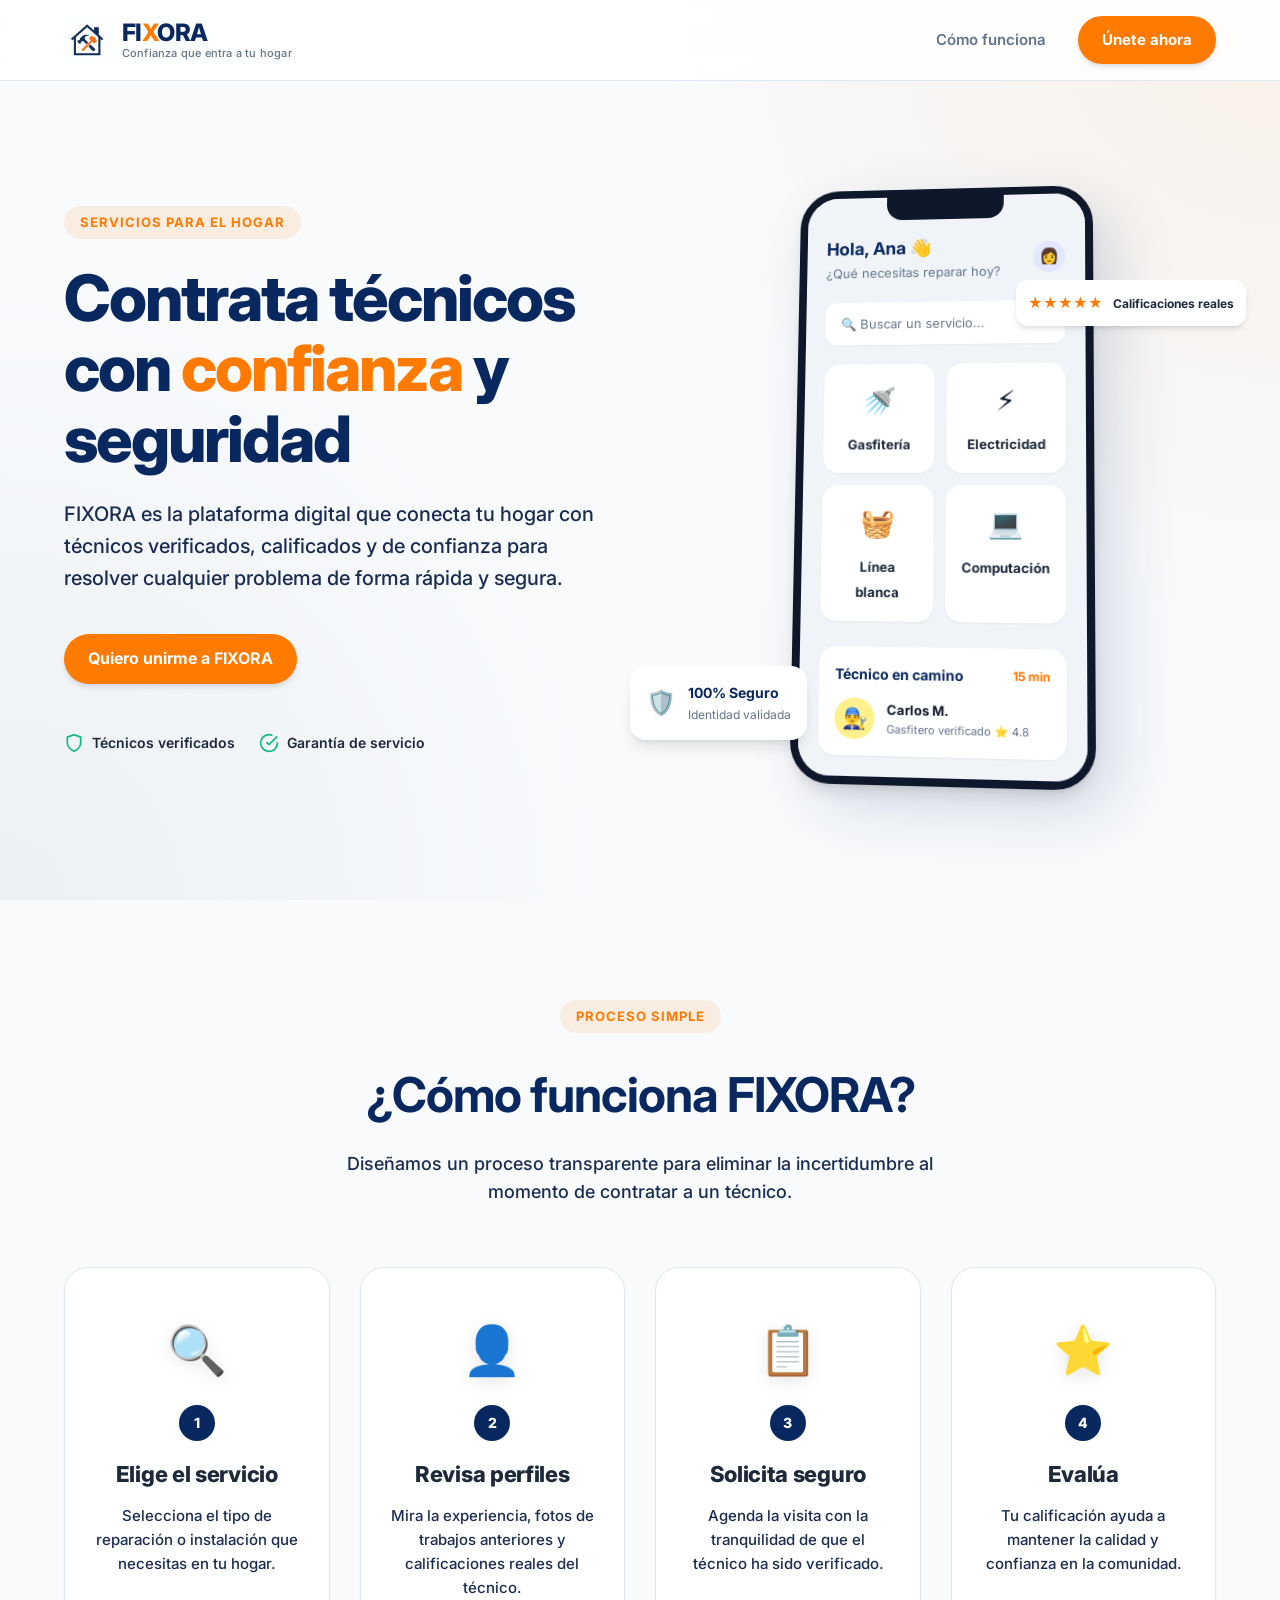
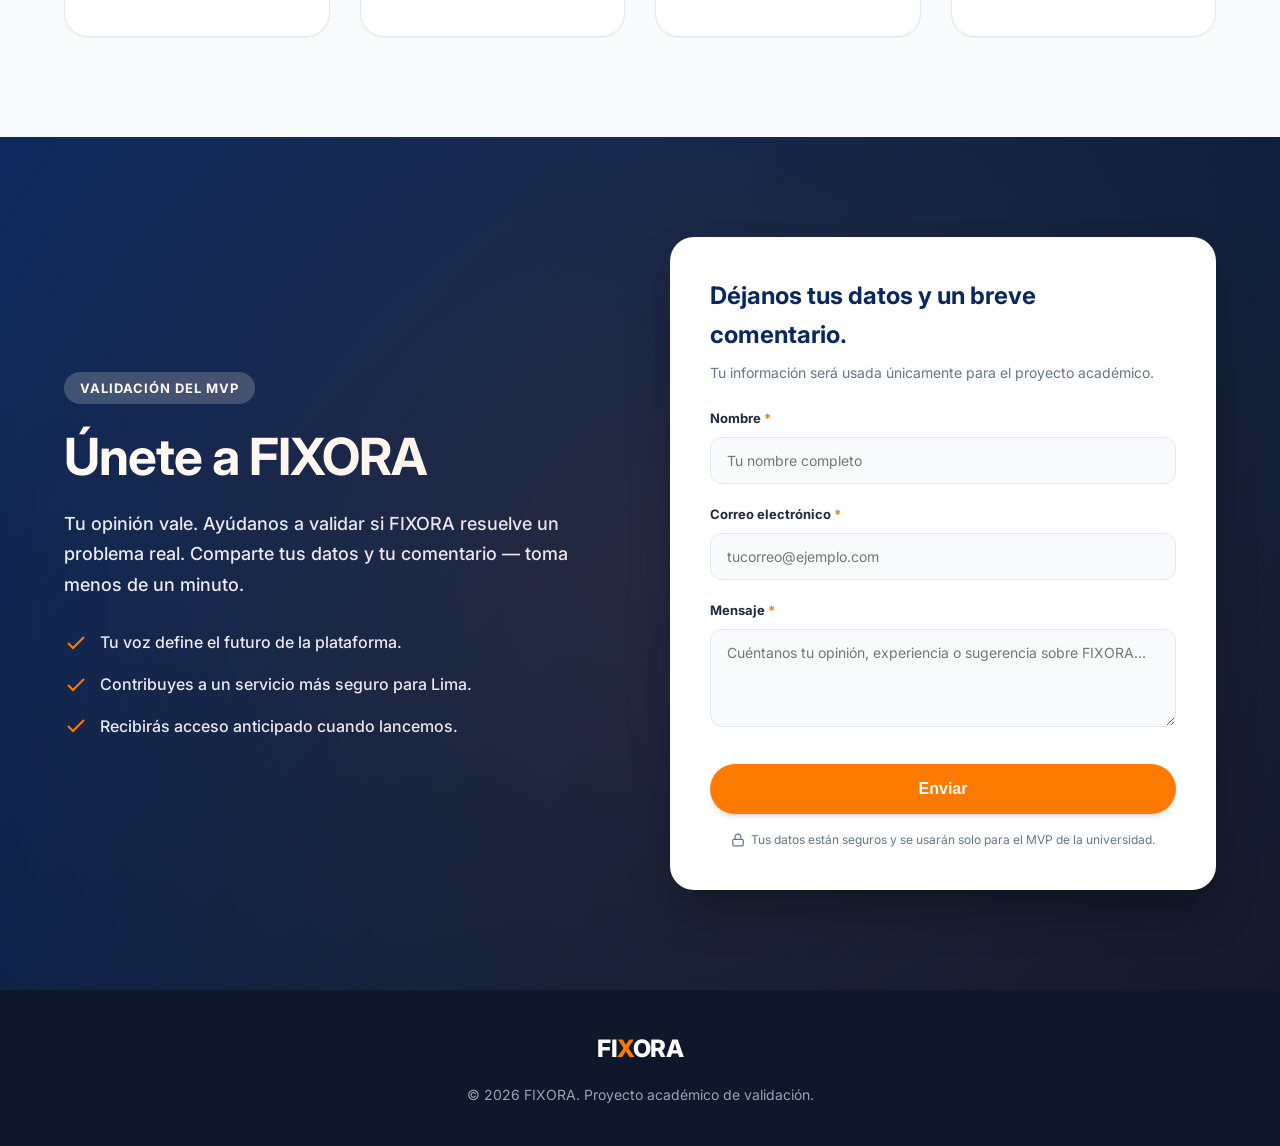
<file: index.html>
<!DOCTYPE html>
<html lang="es">

<head>
  <meta charset="UTF-8" />
  <meta name="viewport" content="width=device-width, initial-scale=1.0" />

  <!-- Título e ícono de la pestaña -->
  <title>FIXORA | Confianza que entra a tu hogar</title>
  <link rel="icon" type="image/png" href="logo.png" />
  <link rel="apple-touch-icon" href="logo.png" />

  <!-- SEO básico -->
  <meta name="description"
    content="Conecta tu hogar con técnicos verificados. Seguridad, transparencia y garantía en cada servicio." />
  <meta name="keywords" content="técnicos verificados, gasfitería, electricidad, hogar, Lima, FIXORA" />
  <meta name="author" content="FIXORA" />

  <!-- Open Graph (Facebook, WhatsApp, LinkedIn, etc.) -->
  <meta property="og:type" content="website" />
  <meta property="og:site_name" content="FIXORA" />
  <meta property="og:title" content="FIXORA — Confianza que entra a tu hogar" />
  <meta property="og:description"
    content="Conecta tu hogar con técnicos verificados. Calificaciones reales, garantía del servicio y seguimiento en tiempo real." />
  <meta property="og:image" content="logo.png" />
  <meta property="og:url" content="https://alexandergamonal.github.io/Fixora/" />
  <meta property="og:locale" content="es_PE" />

  <!-- Twitter Card -->
  <meta name="twitter:card" content="summary_large_image" />
  <meta name="twitter:title" content="FIXORA — Confianza que entra a tu hogar" />
  <meta name="twitter:description"
    content="Conecta tu hogar con técnicos verificados. Calificaciones reales, garantía del servicio y seguimiento en tiempo real." />
  <meta name="twitter:image" content="logo.png" />

  <!-- Google Analytics Placeholder -->
  <script async src="https://www.googletagmanager.com/gtag/js?id=G-7EX03DR911"></script>
  <script>
    window.dataLayer = window.dataLayer || [];
    function gtag() { dataLayer.push(arguments); }
    gtag('js', new Date());

    gtag('config', 'G-7EX03DR911');
  </script>

  <link rel="preconnect" href="https://fonts.googleapis.com">
  <link rel="preconnect" href="https://fonts.gstatic.com" crossorigin>
  <link href="https://fonts.googleapis.com/css2?family=Inter:wght@400;500;600;700;800&display=swap" rel="stylesheet">
  <link rel="stylesheet" href="styles.css" />
</head>

<body>
  <header class="site-header">
    <a href="#inicio" class="brand" aria-label="FIXORA inicio">
      <img src="logo.png" alt="FIXORA Logo" class="brand-logo-img" onerror="this.style.display='none'">
      <div class="brand-info">
        <span class="brand-text">FI<span class="text-orange">X</span>ORA</span>
        <span class="brand-tagline">Confianza que entra a tu hogar</span>
      </div>
    </a>
    <nav class="nav">
      <a href="#funciona" class="nav-link">Cómo funciona</a>
      <a href="#validacion" class="btn-primary">Únete ahora</a>
    </nav>
  </header>

  <main id="inicio">
    <!-- HERO SECTION -->
    <section class="hero">
      <div class="hero-copy">
        <span class="badge">Servicios para el hogar</span>
        <h1>Contrata técnicos con <span class="text-orange">confianza</span> y seguridad</h1>
        <p class="lead">FIXORA es la plataforma digital que conecta tu hogar con técnicos verificados, calificados y de
          confianza para resolver cualquier problema de forma rápida y segura.</p>

        <div class="hero-actions">
          <a href="#validacion" class="btn-primary">Quiero unirme a FIXORA</a>
        </div>

        <div class="trust-badges">
          <div class="trust-item">
            <svg viewBox="0 0 24 24" fill="none" stroke="currentColor" stroke-width="2">
              <path d="M12 22s8-4 8-10V5l-8-3-8 3v7c0 6 8 10 8 10z" />
            </svg>
            Técnicos verificados
          </div>
          <div class="trust-item">
            <svg viewBox="0 0 24 24" fill="none" stroke="currentColor" stroke-width="2">
              <path d="M22 11.08V12a10 10 0 1 1-5.93-9.14" />
              <polyline points="22 4 12 14.01 9 11.01" />
            </svg>
            Garantía de servicio
          </div>
        </div>
      </div>

      <!-- VISUAL PROTOTYPE (Phone Mockup) -->
      <div class="hero-visual" aria-label="Prototipo de la aplicación FIXORA">
        <div class="phone-mockup">
          <div class="phone-notch"></div>
          <div class="app-screen">
            <div class="app-header">
              <div class="app-greeting">
                <h3>Hola, Ana 👋</h3>
                <p>¿Qué necesitas reparar hoy?</p>
              </div>
              <div class="tech-avatar" style="width: 32px; height: 32px; font-size: 16px;">👩</div>
            </div>

            <div class="app-search">
              🔍 Buscar un servicio...
            </div>

            <div class="app-categories">
              <div class="cat-card">
                <span>🚿</span>
                <small>Gasfitería</small>
              </div>
              <div class="cat-card">
                <span>⚡</span>
                <small>Electricidad</small>
              </div>
              <div class="cat-card">
                <span>🧺</span>
                <small>Línea blanca</small>
              </div>
              <div class="cat-card">
                <span>💻</span>
                <small>Computación</small>
              </div>
            </div>

            <div
              style="margin-top: auto; background: white; padding: 16px; border-radius: 16px; box-shadow: var(--shadow-sm);">
              <div style="display: flex; justify-content: space-between; align-items: center; margin-bottom: 12px;">
                <h4 style="font-size: 14px; color: var(--blue-primary);">Técnico en camino</h4>
                <span style="font-size: 12px; color: var(--orange-primary); font-weight: bold;">15 min</span>
              </div>
              <div style="display: flex; gap: 12px; align-items: center;">
                <div class="tech-avatar" style="background: #fef08a;">👨‍🔧</div>
                <div>
                  <p style="font-size: 13px; font-weight: 700; color: var(--text-main);">Carlos M.</p>
                  <p style="font-size: 11px; color: var(--text-muted);">Gasfitero verificado ⭐ 4.8</p>
                </div>
              </div>
            </div>
          </div>
        </div>

        <div class="floating-card">
          <div style="font-size: 24px;">🛡️</div>
          <div>
            <h4 style="font-size: 14px; color: var(--blue-primary); margin: 0;">100% Seguro</h4>
            <p style="font-size: 12px; color: var(--text-muted); margin: 0;">Identidad validada</p>
          </div>
        </div>

        <div class="floating-card-2">
          <div class="stars" style="color: var(--orange-primary); font-size: 14px;">★★★★★</div>
          <p style="font-size: 12px; font-weight: 700; color: var(--blue-800); margin: 0;">Calificaciones reales</p>
        </div>
      </div>
    </section>

    <!-- HOW IT WORKS -->
    <section class="section" id="funciona">
      <div class="text-center">
        <span class="badge">Proceso simple</span>
        <h2 class="section-title">¿Cómo funciona FIXORA?</h2>
        <p class="section-desc">Diseñamos un proceso transparente para eliminar la incertidumbre al momento de contratar
          a un técnico.</p>
      </div>

      <div class="steps-grid">
        <div class="step-card">
          <div class="step-icon">🔍</div>
          <div class="step-number">1</div>
          <h3>Elige el servicio</h3>
          <p>Selecciona el tipo de reparación o instalación que necesitas en tu hogar.</p>
        </div>
        <div class="step-card">
          <div class="step-icon">👤</div>
          <div class="step-number">2</div>
          <h3>Revisa perfiles</h3>
          <p>Mira la experiencia, fotos de trabajos anteriores y calificaciones reales del técnico.</p>
        </div>
        <div class="step-card">
          <div class="step-icon">📋</div>
          <div class="step-number">3</div>
          <h3>Solicita seguro</h3>
          <p>Agenda la visita con la tranquilidad de que el técnico ha sido verificado.</p>
        </div>
        <div class="step-card">
          <div class="step-icon">⭐</div>
          <div class="step-number">4</div>
          <h3>Evalúa</h3>
          <p>Tu calificación ayuda a mantener la calidad y confianza en la comunidad.</p>
        </div>
      </div>
    </section>

    <!-- VALIDATION FORM -->
    <section class="validation-section" id="validacion">
      <div class="validation-copy">
        <span class="badge" style="background: rgba(255,255,255,0.2); color: white;">Validación del MVP</span>
        <h2>Únete a FIXORA</h2>
        <p>Tu opinión vale. Ayúdanos a validar si FIXORA resuelve un problema real. Comparte tus datos y tu comentario —
          toma menos de un minuto.</p>

        <ul class="validation-list">
          <li>
            <svg viewBox="0 0 24 24" fill="none" stroke="currentColor" stroke-width="2">
              <polyline points="20 6 9 17 4 12" />
            </svg>
            Tu voz define el futuro de la plataforma.
          </li>
          <li>
            <svg viewBox="0 0 24 24" fill="none" stroke="currentColor" stroke-width="2">
              <polyline points="20 6 9 17 4 12" />
            </svg>
            Contribuyes a un servicio más seguro para Lima.
          </li>
          <li>
            <svg viewBox="0 0 24 24" fill="none" stroke="currentColor" stroke-width="2">
              <polyline points="20 6 9 17 4 12" />
            </svg>
            Recibirás acceso anticipado cuando lancemos.
          </li>
        </ul>

      </div>

      <div class="form-card">
        <div class="form-header">
          <h3>Déjanos tus datos y un breve comentario.</h3>
          <p>Tu información será usada únicamente para el proyecto académico.</p>
        </div>

        <form id="fixoraForm" onsubmit="submitForm(event)">

          <div class="form-group">
            <label class="form-label">Nombre <span style="color:var(--orange-primary)">*</span></label>
            <input type="text" name="nombre" class="form-control" placeholder="Tu nombre completo" required>
          </div>

          <div class="form-group">
            <label class="form-label">Correo electrónico <span style="color:var(--orange-primary)">*</span></label>
            <input type="email" name="correo" class="form-control" placeholder="tucorreo@ejemplo.com" required>
          </div>

          <div class="form-group">
            <label class="form-label">Mensaje <span style="color:var(--orange-primary)">*</span></label>
            <textarea name="mensaje" class="form-control" rows="4"
              placeholder="Cuéntanos tu opinión, experiencia o sugerencia sobre FIXORA..." required
              style="resize:vertical;"></textarea>
          </div>

          <button type="submit" class="btn-primary btn-submit" id="submitBtn">Enviar</button>

          <div class="privacy-notice">
            <svg viewBox="0 0 24 24" width="14" height="14" fill="none" stroke="currentColor" stroke-width="2">
              <rect x="3" y="11" width="18" height="11" rx="2" ry="2" />
              <path d="M7 11V7a5 5 0 0 1 10 0v4" />
            </svg>
            Tus datos están seguros y se usarán solo para el MVP de la universidad.
          </div>

          <div class="success-message" id="successMsg">
            ¡Gracias! Tu mensaje fue registrado correctamente.
          </div>
        </form>
      </div>
    </section>

  </main>

  <footer class="site-footer">
    <div class="brand" style="justify-content: center; margin-bottom: 16px;">
      <span class="brand-text">FI<span class="text-orange">X</span>ORA</span>
    </div>
    <p>© 2026 FIXORA. Proyecto académico de validación.</p>
  </footer>

  <script src="script.js"></script>
</body>

</html>
</file>
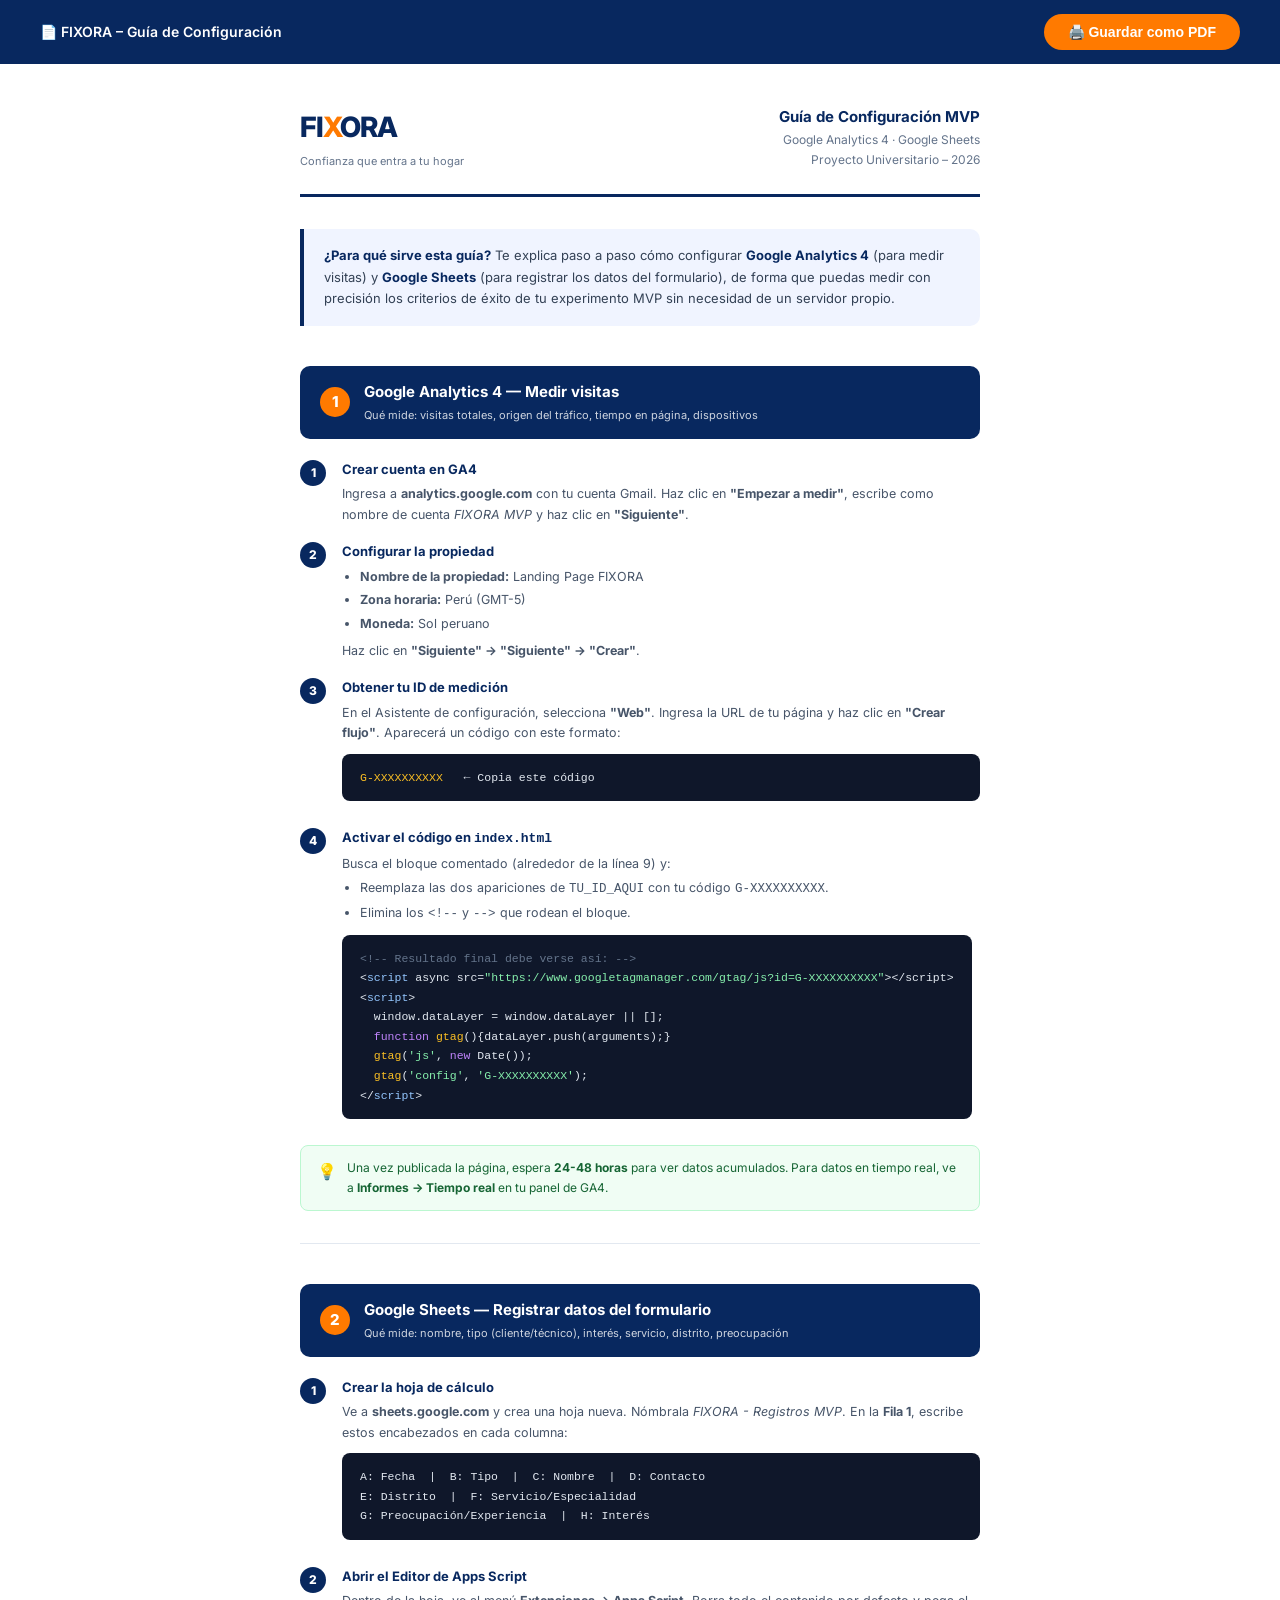
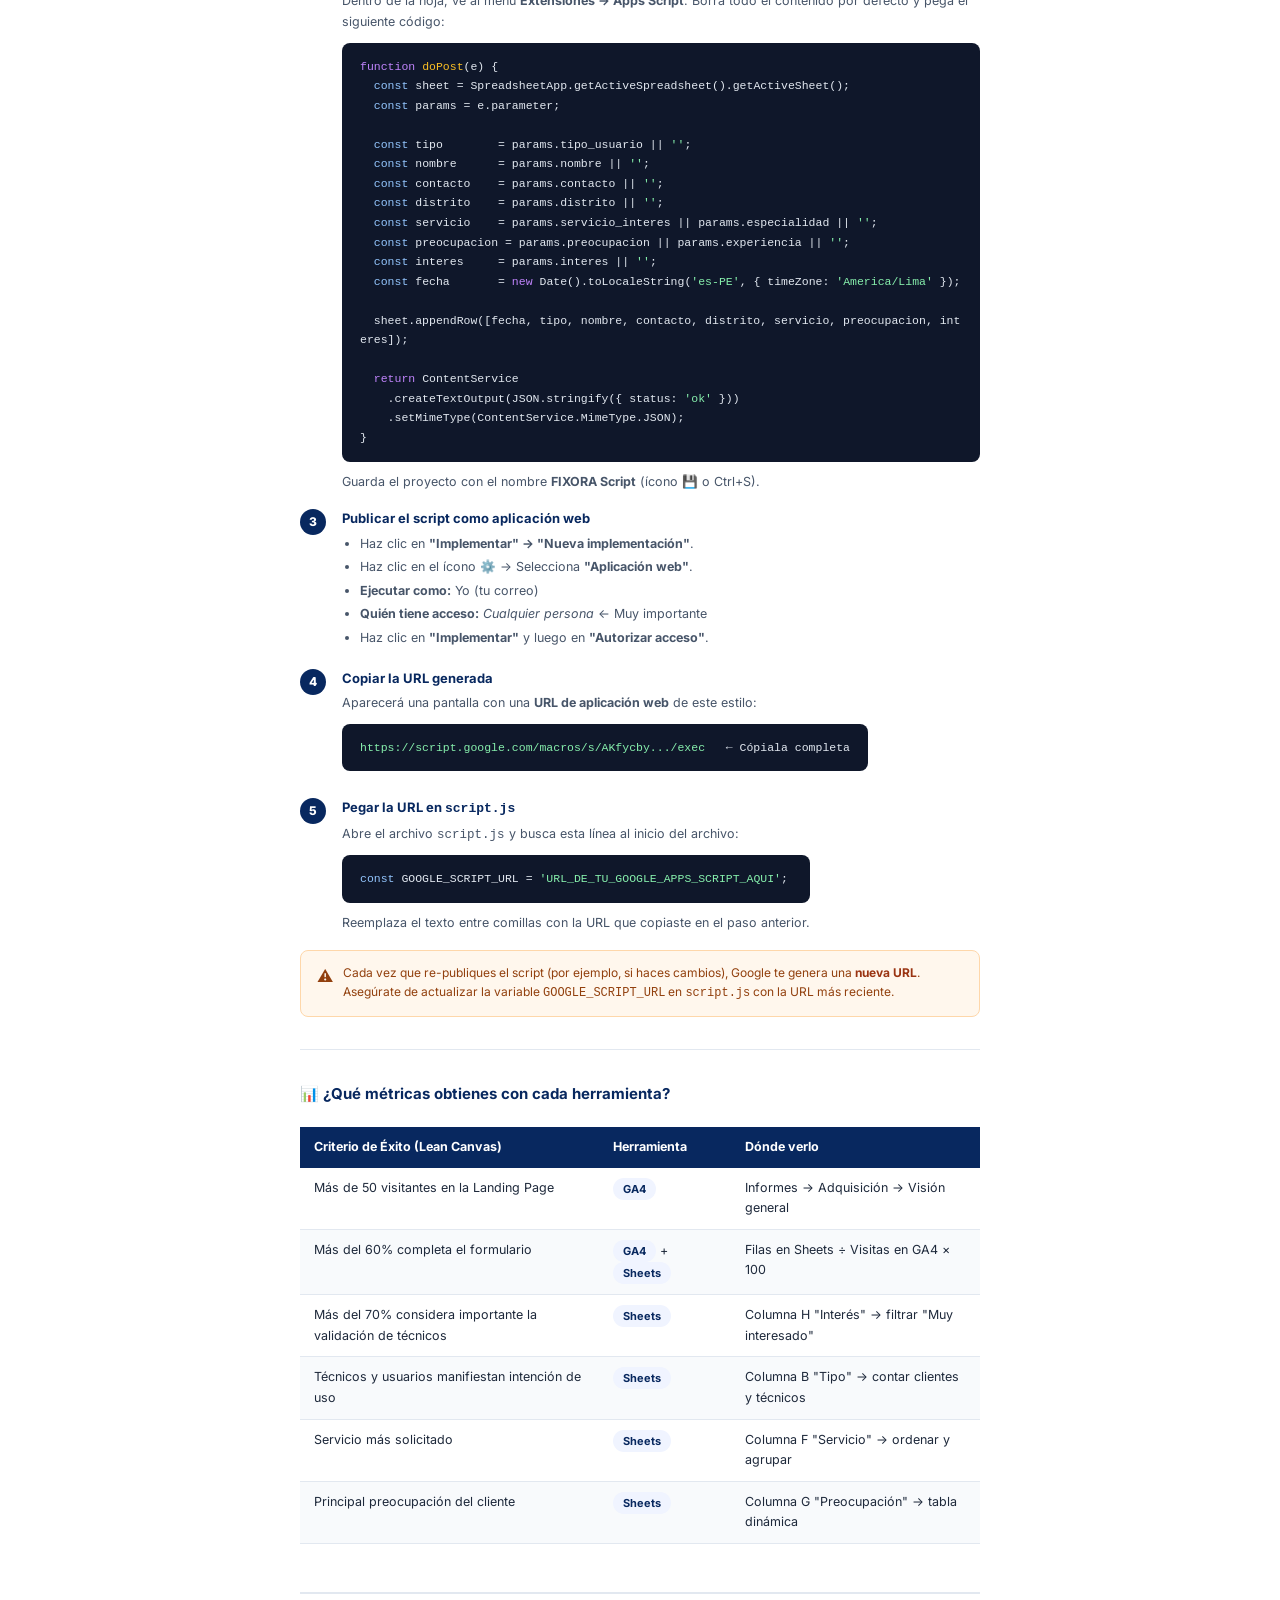
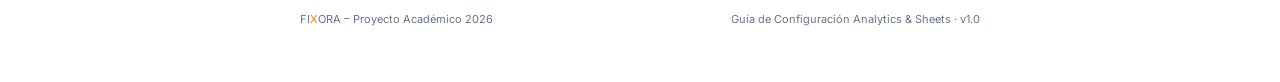
<file: guia-configuracion.html>
<!DOCTYPE html>
<html lang="es">
<head>
  <meta charset="UTF-8" />
  <meta name="viewport" content="width=device-width, initial-scale=1.0" />
  <title>FIXORA – Guía de Configuración Analytics & Sheets</title>
  <link rel="preconnect" href="https://fonts.googleapis.com">
  <link href="https://fonts.googleapis.com/css2?family=Inter:wght@400;500;600;700;800&display=swap" rel="stylesheet">
  <style>
    :root {
      --blue: #08285f;
      --orange: #ff7a00;
      --light: #f0f4ff;
      --muted: #64748b;
      --border: #e2e8f0;
    }

    * { box-sizing: border-box; margin: 0; padding: 0; }

    body {
      font-family: 'Inter', sans-serif;
      background: #fff;
      color: #1e293b;
      font-size: 13px;
      line-height: 1.65;
    }

    /* ── PRINT BUTTON (hidden when printing) ── */
    .print-bar {
      background: var(--blue);
      padding: 14px 40px;
      display: flex;
      align-items: center;
      justify-content: space-between;
      color: white;
    }
    .print-bar span { font-weight: 600; font-size: 14px; }
    .btn-print {
      background: var(--orange);
      color: white;
      border: none;
      padding: 10px 24px;
      border-radius: 99px;
      font-weight: 700;
      font-size: 14px;
      cursor: pointer;
      display: flex;
      align-items: center;
      gap: 8px;
    }
    .btn-print:hover { background: #e06a00; }

    /* ── DOCUMENT ── */
    .page {
      max-width: 780px;
      margin: 0 auto;
      padding: 40px 50px 60px;
    }

    /* ── COVER HEADER ── */
    .doc-header {
      display: flex;
      align-items: center;
      justify-content: space-between;
      border-bottom: 3px solid var(--blue);
      padding-bottom: 24px;
      margin-bottom: 32px;
    }
    .brand { display: flex; align-items: center; gap: 14px; }
    .brand-name {
      font-size: 28px;
      font-weight: 800;
      color: var(--blue);
      letter-spacing: -1px;
    }
    .brand-name .x { color: var(--orange); }
    .brand-tagline { font-size: 11px; color: var(--muted); margin-top: 2px; }
    .doc-meta { text-align: right; color: var(--muted); font-size: 12px; }
    .doc-meta strong { display: block; font-size: 15px; color: var(--blue); }

    /* ── INTRO BOX ── */
    .intro {
      background: var(--light);
      border-left: 4px solid var(--blue);
      padding: 16px 20px;
      border-radius: 0 10px 10px 0;
      margin-bottom: 36px;
      font-size: 13px;
      color: #334155;
    }
    .intro strong { color: var(--blue); }

    /* ── SECTION HEADING ── */
    .part-title {
      display: flex;
      align-items: center;
      gap: 14px;
      background: var(--blue);
      color: white;
      padding: 14px 20px;
      border-radius: 10px;
      margin-bottom: 20px;
      margin-top: 40px;
    }
    .part-title:first-of-type { margin-top: 0; }
    .part-badge {
      background: var(--orange);
      width: 30px;
      height: 30px;
      border-radius: 50%;
      display: flex;
      align-items: center;
      justify-content: center;
      font-weight: 800;
      font-size: 15px;
      flex-shrink: 0;
    }
    .part-title h2 { font-size: 15px; font-weight: 700; }
    .part-title p { font-size: 11px; opacity: 0.8; margin-top: 2px; }

    /* ── STEPS ── */
    .step-list { counter-reset: steps; }
    .step {
      display: flex;
      gap: 16px;
      margin-bottom: 16px;
      align-items: flex-start;
    }
    .step-num {
      background: var(--blue);
      color: white;
      width: 26px;
      height: 26px;
      border-radius: 50%;
      font-weight: 800;
      font-size: 12px;
      display: flex;
      align-items: center;
      justify-content: center;
      flex-shrink: 0;
      margin-top: 1px;
    }
    .step-body h4 { font-size: 13px; font-weight: 700; color: var(--blue); margin-bottom: 4px; }
    .step-body p { color: #475569; font-size: 12.5px; }
    .step-body ul { padding-left: 18px; color: #475569; margin-top: 4px; }
    .step-body li { margin-bottom: 3px; font-size: 12.5px; }

    /* ── CODE BLOCK ── */
    .code-block {
      background: #0f172a;
      color: #e2e8f0;
      border-radius: 8px;
      padding: 14px 18px;
      font-family: 'Courier New', monospace;
      font-size: 11.5px;
      line-height: 1.7;
      margin: 10px 0;
      overflow-x: auto;
      white-space: pre-wrap;
      word-break: break-all;
    }
    .code-comment { color: #64748b; }
    .code-key { color: #93c5fd; }
    .code-val { color: #fbbf24; }
    .code-str { color: #86efac; }
    .code-fn { color: #c084fc; }

    /* ── HIGHLIGHT / NOTE ── */
    .note {
      display: flex;
      gap: 10px;
      background: #fff7ed;
      border: 1px solid #fed7aa;
      border-radius: 8px;
      padding: 12px 16px;
      margin: 12px 0;
      font-size: 12px;
      color: #92400e;
    }
    .note-icon { font-size: 16px; flex-shrink: 0; }
    .note strong { color: #9a3412; }

    .tip {
      display: flex;
      gap: 10px;
      background: #f0fdf4;
      border: 1px solid #bbf7d0;
      border-radius: 8px;
      padding: 12px 16px;
      margin: 12px 0;
      font-size: 12px;
      color: #166534;
    }
    .tip-icon { font-size: 16px; flex-shrink: 0; }

    /* ── TABLE ── */
    .results-table {
      width: 100%;
      border-collapse: collapse;
      margin-top: 20px;
      font-size: 12.5px;
    }
    .results-table th {
      background: var(--blue);
      color: white;
      padding: 10px 14px;
      text-align: left;
      font-weight: 700;
    }
    .results-table td {
      padding: 10px 14px;
      border-bottom: 1px solid var(--border);
      vertical-align: top;
    }
    .results-table tr:nth-child(even) td { background: #f8fafc; }
    .tag {
      display: inline-block;
      background: var(--light);
      color: var(--blue);
      border-radius: 99px;
      padding: 2px 10px;
      font-size: 11px;
      font-weight: 700;
    }

    /* ── DIVIDER ── */
    .divider { border: none; border-top: 1px solid var(--border); margin: 32px 0; }

    /* ── FOOTER ── */
    .doc-footer {
      border-top: 2px solid var(--border);
      margin-top: 48px;
      padding-top: 16px;
      display: flex;
      justify-content: space-between;
      font-size: 11px;
      color: var(--muted);
    }

    /* ── PRINT STYLES ── */
    @media print {
      .print-bar { display: none !important; }
      body { font-size: 12px; }
      .page { padding: 30px 40px; max-width: 100%; }
      .part-title { break-inside: avoid; }
      .step { break-inside: avoid; }
      .code-block { font-size: 10.5px; }
    }
  </style>
</head>
<body>

  <!-- PRINT BAR -->
  <div class="print-bar">
    <span>📄 FIXORA – Guía de Configuración</span>
    <button class="btn-print" onclick="window.print()">
      🖨️ Guardar como PDF
    </button>
  </div>

  <div class="page">

    <!-- DOCUMENT HEADER -->
    <div class="doc-header">
      <div class="brand">
        <div>
          <div class="brand-name">FI<span class="x">X</span>ORA</div>
          <div class="brand-tagline">Confianza que entra a tu hogar</div>
        </div>
      </div>
      <div class="doc-meta">
        <strong>Guía de Configuración MVP</strong>
        Google Analytics 4 · Google Sheets<br>
        Proyecto Universitario – 2026
      </div>
    </div>

    <!-- INTRO -->
    <div class="intro">
      <strong>¿Para qué sirve esta guía?</strong> Te explica paso a paso cómo configurar
      <strong>Google Analytics 4</strong> (para medir visitas) y <strong>Google Sheets</strong>
      (para registrar los datos del formulario), de forma que puedas medir con precisión
      los criterios de éxito de tu experimento MVP sin necesidad de un servidor propio.
    </div>

    <!-- ══════════════════════════════════════
         PARTE 1: GOOGLE ANALYTICS
    ══════════════════════════════════════ -->
    <div class="part-title">
      <div class="part-badge">1</div>
      <div>
        <h2>Google Analytics 4 — Medir visitas</h2>
        <p>Qué mide: visitas totales, origen del tráfico, tiempo en página, dispositivos</p>
      </div>
    </div>

    <div class="step-list">

      <div class="step">
        <div class="step-num">1</div>
        <div class="step-body">
          <h4>Crear cuenta en GA4</h4>
          <p>Ingresa a <strong>analytics.google.com</strong> con tu cuenta Gmail. Haz clic en <strong>"Empezar a medir"</strong>, escribe como nombre de cuenta <em>FIXORA MVP</em> y haz clic en <strong>"Siguiente"</strong>.</p>
        </div>
      </div>

      <div class="step">
        <div class="step-num">2</div>
        <div class="step-body">
          <h4>Configurar la propiedad</h4>
          <ul>
            <li><strong>Nombre de la propiedad:</strong> Landing Page FIXORA</li>
            <li><strong>Zona horaria:</strong> Perú (GMT-5)</li>
            <li><strong>Moneda:</strong> Sol peruano</li>
          </ul>
          <p style="margin-top:6px">Haz clic en <strong>"Siguiente" → "Siguiente" → "Crear"</strong>.</p>
        </div>
      </div>

      <div class="step">
        <div class="step-num">3</div>
        <div class="step-body">
          <h4>Obtener tu ID de medición</h4>
          <p>En el Asistente de configuración, selecciona <strong>"Web"</strong>. Ingresa la URL de tu página y haz clic en <strong>"Crear flujo"</strong>. Aparecerá un código con este formato:</p>
          <div class="code-block"><span class="code-val">G-XXXXXXXXXX</span>   ← Copia este código</div>
        </div>
      </div>

      <div class="step">
        <div class="step-num">4</div>
        <div class="step-body">
          <h4>Activar el código en <code>index.html</code></h4>
          <p>Busca el bloque comentado (alrededor de la línea 9) y:</p>
          <ul>
            <li>Reemplaza las dos apariciones de <code>TU_ID_AQUI</code> con tu código <code>G-XXXXXXXXXX</code>.</li>
            <li>Elimina los <code>&lt;!--</code> y <code>--&gt;</code> que rodean el bloque.</li>
          </ul>
          <div class="code-block"><span class="code-comment">&lt;!-- Resultado final debe verse así: --&gt;</span>
&lt;<span class="code-key">script</span> async src=<span class="code-str">"https://www.googletagmanager.com/gtag/js?id=G-XXXXXXXXXX"</span>&gt;&lt;/script&gt;
&lt;<span class="code-key">script</span>&gt;
  window.dataLayer = window.dataLayer || [];
  <span class="code-fn">function</span> <span class="code-val">gtag</span>(){dataLayer.push(arguments);}
  <span class="code-val">gtag</span>(<span class="code-str">'js'</span>, <span class="code-fn">new</span> Date());
  <span class="code-val">gtag</span>(<span class="code-str">'config'</span>, <span class="code-str">'G-XXXXXXXXXX'</span>);
&lt;/<span class="code-key">script</span>&gt;</div>
        </div>
      </div>

    </div>

    <div class="tip">
      <span class="tip-icon">💡</span>
      <div>Una vez publicada la página, espera <strong>24-48 horas</strong> para ver datos acumulados. Para datos en tiempo real, ve a <strong>Informes → Tiempo real</strong> en tu panel de GA4.</div>
    </div>

    <hr class="divider">

    <!-- ══════════════════════════════════════
         PARTE 2: GOOGLE SHEETS
    ══════════════════════════════════════ -->
    <div class="part-title">
      <div class="part-badge">2</div>
      <div>
        <h2>Google Sheets — Registrar datos del formulario</h2>
        <p>Qué mide: nombre, tipo (cliente/técnico), interés, servicio, distrito, preocupación</p>
      </div>
    </div>

    <div class="step-list">

      <div class="step">
        <div class="step-num">1</div>
        <div class="step-body">
          <h4>Crear la hoja de cálculo</h4>
          <p>Ve a <strong>sheets.google.com</strong> y crea una hoja nueva. Nómbrala <em>FIXORA - Registros MVP</em>. En la <strong>Fila 1</strong>, escribe estos encabezados en cada columna:</p>
          <div class="code-block">A: Fecha  |  B: Tipo  |  C: Nombre  |  D: Contacto
E: Distrito  |  F: Servicio/Especialidad
G: Preocupación/Experiencia  |  H: Interés</div>
        </div>
      </div>

      <div class="step">
        <div class="step-num">2</div>
        <div class="step-body">
          <h4>Abrir el Editor de Apps Script</h4>
          <p>Dentro de la hoja, ve al menú <strong>Extensiones → Apps Script</strong>. Borra todo el contenido por defecto y pega el siguiente código:</p>
          <div class="code-block"><span class="code-fn">function</span> <span class="code-val">doPost</span>(e) {
  <span class="code-key">const</span> sheet = SpreadsheetApp.getActiveSpreadsheet().getActiveSheet();
  <span class="code-key">const</span> params = e.parameter;

  <span class="code-key">const</span> tipo        = params.tipo_usuario || <span class="code-str">''</span>;
  <span class="code-key">const</span> nombre      = params.nombre || <span class="code-str">''</span>;
  <span class="code-key">const</span> contacto    = params.contacto || <span class="code-str">''</span>;
  <span class="code-key">const</span> distrito    = params.distrito || <span class="code-str">''</span>;
  <span class="code-key">const</span> servicio    = params.servicio_interes || params.especialidad || <span class="code-str">''</span>;
  <span class="code-key">const</span> preocupacion = params.preocupacion || params.experiencia || <span class="code-str">''</span>;
  <span class="code-key">const</span> interes     = params.interes || <span class="code-str">''</span>;
  <span class="code-key">const</span> fecha       = <span class="code-fn">new</span> Date().toLocaleString(<span class="code-str">'es-PE'</span>, { timeZone: <span class="code-str">'America/Lima'</span> });

  sheet.appendRow([fecha, tipo, nombre, contacto, distrito, servicio, preocupacion, interes]);

  <span class="code-fn">return</span> ContentService
    .createTextOutput(JSON.stringify({ status: <span class="code-str">'ok'</span> }))
    .setMimeType(ContentService.MimeType.JSON);
}</div>
          <p>Guarda el proyecto con el nombre <strong>FIXORA Script</strong> (ícono 💾 o Ctrl+S).</p>
        </div>
      </div>

      <div class="step">
        <div class="step-num">3</div>
        <div class="step-body">
          <h4>Publicar el script como aplicación web</h4>
          <ul>
            <li>Haz clic en <strong>"Implementar" → "Nueva implementación"</strong>.</li>
            <li>Haz clic en el ícono ⚙️ → Selecciona <strong>"Aplicación web"</strong>.</li>
            <li><strong>Ejecutar como:</strong> Yo (tu correo)</li>
            <li><strong>Quién tiene acceso:</strong> <em>Cualquier persona</em> ← Muy importante</li>
            <li>Haz clic en <strong>"Implementar"</strong> y luego en <strong>"Autorizar acceso"</strong>.</li>
          </ul>
        </div>
      </div>

      <div class="step">
        <div class="step-num">4</div>
        <div class="step-body">
          <h4>Copiar la URL generada</h4>
          <p>Aparecerá una pantalla con una <strong>URL de aplicación web</strong> de este estilo:</p>
          <div class="code-block"><span class="code-str">https://script.google.com/macros/s/AKfycby.../exec</span>   ← Cópiala completa</div>
        </div>
      </div>

      <div class="step">
        <div class="step-num">5</div>
        <div class="step-body">
          <h4>Pegar la URL en <code>script.js</code></h4>
          <p>Abre el archivo <code>script.js</code> y busca esta línea al inicio del archivo:</p>
          <div class="code-block"><span class="code-key">const</span> GOOGLE_SCRIPT_URL = <span class="code-str">'URL_DE_TU_GOOGLE_APPS_SCRIPT_AQUI'</span>;</div>
          <p>Reemplaza el texto entre comillas con la URL que copiaste en el paso anterior.</p>
        </div>
      </div>

    </div>

    <div class="note">
      <span class="note-icon">⚠️</span>
      <div>Cada vez que re-publiques el script (por ejemplo, si haces cambios), Google te genera una <strong>nueva URL</strong>. Asegúrate de actualizar la variable <code>GOOGLE_SCRIPT_URL</code> en <code>script.js</code> con la URL más reciente.</div>
    </div>

    <hr class="divider">

    <!-- RESUMEN FINAL -->
    <h3 style="color: var(--blue); font-size: 15px; margin-bottom: 14px;">📊 ¿Qué métricas obtienes con cada herramienta?</h3>
    <table class="results-table">
      <thead>
        <tr>
          <th>Criterio de Éxito (Lean Canvas)</th>
          <th>Herramienta</th>
          <th>Dónde verlo</th>
        </tr>
      </thead>
      <tbody>
        <tr>
          <td>Más de 50 visitantes en la Landing Page</td>
          <td><span class="tag">GA4</span></td>
          <td>Informes → Adquisición → Visión general</td>
        </tr>
        <tr>
          <td>Más del 60% completa el formulario</td>
          <td><span class="tag">GA4</span> + <span class="tag">Sheets</span></td>
          <td>Filas en Sheets ÷ Visitas en GA4 × 100</td>
        </tr>
        <tr>
          <td>Más del 70% considera importante la validación de técnicos</td>
          <td><span class="tag">Sheets</span></td>
          <td>Columna H "Interés" → filtrar "Muy interesado"</td>
        </tr>
        <tr>
          <td>Técnicos y usuarios manifiestan intención de uso</td>
          <td><span class="tag">Sheets</span></td>
          <td>Columna B "Tipo" → contar clientes y técnicos</td>
        </tr>
        <tr>
          <td>Servicio más solicitado</td>
          <td><span class="tag">Sheets</span></td>
          <td>Columna F "Servicio" → ordenar y agrupar</td>
        </tr>
        <tr>
          <td>Principal preocupación del cliente</td>
          <td><span class="tag">Sheets</span></td>
          <td>Columna G "Preocupación" → tabla dinámica</td>
        </tr>
      </tbody>
    </table>

    <!-- FOOTER -->
    <div class="doc-footer">
      <span>FI<span style="color:var(--orange)">X</span>ORA – Proyecto Académico 2026</span>
      <span>Guía de Configuración Analytics &amp; Sheets · v1.0</span>
    </div>

  </div>
</body>
</html>
</file>
<file: styles.css>
:root {
  /* Core Colors */
  --blue-900: #0f172a;
  --blue-800: #1e293b;
  --blue-600: #2563eb;
  --blue-500: #3b82f6;
  --blue-primary: #08285f; /* Base blue from requirements */
  --orange-primary: #ff7a00; /* Base orange from requirements */
  --orange-hover: #e06a00;
  
  /* Neutral Colors */
  --bg-main: #f8fafc;
  --bg-card: #ffffff;
  --text-main: #0f172a;
  --text-muted: #64748b;
  --border-light: #e2e8f0;
  
  /* Shadows & Effects */
  --shadow-sm: 0 1px 2px 0 rgb(0 0 0 / 0.05);
  --shadow-md: 0 4px 6px -1px rgb(0 0 0 / 0.1), 0 2px 4px -2px rgb(0 0 0 / 0.1);
  --shadow-lg: 0 10px 15px -3px rgb(0 0 0 / 0.1), 0 4px 6px -4px rgb(0 0 0 / 0.1);
  --shadow-glow: 0 0 20px rgba(255, 122, 0, 0.3);
  --radius-md: 12px;
  --radius-lg: 24px;
  --radius-full: 9999px;
  
  /* Glassmorphism */
  --glass-bg: rgba(255, 255, 255, 0.85);
  --glass-border: rgba(255, 255, 255, 0.3);
}

* {
  box-sizing: border-box;
  margin: 0;
  padding: 0;
}

html {
  scroll-behavior: smooth;
  font-family: 'Inter', system-ui, -apple-system, sans-serif;
}

body {
  background-color: var(--bg-main);
  color: var(--text-main);
  line-height: 1.6;
  overflow-x: hidden;
}

a {
  text-decoration: none;
  color: inherit;
  transition: all 0.3s ease;
}

/* --- HEADER & NAVIGATION --- */
.site-header {
  position: fixed;
  top: 0;
  width: 100%;
  z-index: 100;
  background: var(--glass-bg);
  backdrop-filter: blur(16px);
  -webkit-backdrop-filter: blur(16px);
  border-bottom: 1px solid var(--border-light);
  display: flex;
  align-items: center;
  justify-content: space-between;
  padding: 16px clamp(20px, 5vw, 80px);
  transition: all 0.3s ease;
}

.brand {
  display: flex;
  align-items: center;
  gap: 12px;
}

.brand-logo-img {
  height: 40px;
  width: auto;
  object-fit: contain;
}

.brand-info {
  display: flex;
  flex-direction: column;
  line-height: 1;
}

.brand-text {
  font-size: 24px;
  font-weight: 800;
  color: var(--blue-primary);
  letter-spacing: -0.5px;
}

.brand-tagline {
  font-size: 11px;
  font-weight: 500;
  color: var(--text-muted);
  letter-spacing: 0.2px;
  margin-top: 3px;
}

.text-orange {
  color: var(--orange-primary);
}

.nav {
  display: flex;
  align-items: center;
  gap: 32px;
  font-weight: 600;
  font-size: 15px;
}

.nav-link {
  color: var(--text-muted);
}

.nav-link:hover {
  color: var(--blue-primary);
}

.btn-primary {
  background: var(--orange-primary);
  color: white;
  padding: 12px 24px;
  border-radius: var(--radius-full);
  font-weight: 700;
  box-shadow: var(--shadow-md);
  border: none;
  cursor: pointer;
  display: inline-flex;
  align-items: center;
  justify-content: center;
  transition: all 0.3s cubic-bezier(0.4, 0, 0.2, 1);
}

.btn-primary:hover {
  background: var(--orange-hover);
  transform: translateY(-2px);
  box-shadow: var(--shadow-glow);
  color: white;
}

.btn-outline {
  background: transparent;
  color: var(--blue-primary);
  border: 2px solid var(--blue-primary);
  padding: 10px 22px;
  border-radius: var(--radius-full);
  font-weight: 700;
  transition: all 0.3s ease;
}

.btn-outline:hover {
  background: var(--blue-primary);
  color: white;
}

/* --- HERO SECTION --- */
.hero {
  padding: 160px clamp(20px, 5vw, 80px) 100px;
  min-height: 100vh;
  display: grid;
  grid-template-columns: 1fr 1fr;
  gap: 60px;
  align-items: center;
  background: radial-gradient(circle at top right, rgba(255, 122, 0, 0.08), transparent 40%),
              radial-gradient(circle at bottom left, rgba(8, 40, 95, 0.05), transparent 40%);
}

.badge {
  display: inline-block;
  background: rgba(255, 122, 0, 0.1);
  color: var(--orange-primary);
  padding: 6px 16px;
  border-radius: var(--radius-full);
  font-size: 13px;
  font-weight: 700;
  text-transform: uppercase;
  letter-spacing: 1px;
  margin-bottom: 24px;
}

.hero-copy h1 {
  font-size: clamp(40px, 5vw, 64px);
  color: var(--blue-primary);
  line-height: 1.1;
  letter-spacing: -2px;
  margin-bottom: 24px;
  font-weight: 800;
}

.hero-copy p.lead {
  font-size: clamp(16px, 2vw, 20px);
  color: #1a2d50;
  margin-bottom: 40px;
  max-width: 540px;
  font-weight: 500;
}

.hero-actions {
  display: flex;
  gap: 16px;
  align-items: center;
  margin-bottom: 48px;
}

.trust-badges {
  display: flex;
  gap: 24px;
  align-items: center;
}

.trust-item {
  display: flex;
  align-items: center;
  gap: 8px;
  font-size: 14px;
  font-weight: 600;
  color: var(--blue-800);
}

.trust-item svg {
  width: 20px;
  height: 20px;
  color: #10b981;
}

/* --- APP PROTOTYPE VISUAL --- */
.hero-visual {
  position: relative;
  display: flex;
  justify-content: center;
  perspective: 1000px;
}

.phone-mockup {
  width: 300px;
  height: 600px;
  background: var(--bg-card);
  border-radius: 40px;
  border: 8px solid var(--blue-900);
  box-shadow: var(--shadow-lg), 20px 20px 60px rgba(8, 40, 95, 0.15);
  overflow: hidden;
  position: relative;
  transform: rotateY(-5deg) rotateX(5deg);
  transition: transform 0.5s ease;
}

.phone-mockup:hover {
  transform: rotateY(0deg) rotateX(0deg) translateY(-10px);
}

.phone-notch {
  position: absolute;
  top: 0;
  left: 50%;
  transform: translateX(-50%);
  width: 120px;
  height: 24px;
  background: var(--blue-900);
  border-bottom-left-radius: 16px;
  border-bottom-right-radius: 16px;
  z-index: 10;
}

.app-screen {
  padding: 40px 20px 20px;
  height: 100%;
  background: #f0f4f8;
  display: flex;
  flex-direction: column;
  gap: 20px;
}

.app-header {
  display: flex;
  justify-content: space-between;
  align-items: center;
}

.app-greeting h3 {
  font-size: 18px;
  color: var(--blue-primary);
}

.app-greeting p {
  font-size: 13px;
  color: var(--text-muted);
}

.app-search {
  background: white;
  padding: 12px 16px;
  border-radius: 12px;
  font-size: 13px;
  color: var(--text-muted);
  display: flex;
  align-items: center;
  gap: 8px;
  box-shadow: var(--shadow-sm);
}

.app-categories {
  display: grid;
  grid-template-columns: 1fr 1fr;
  gap: 12px;
}

.cat-card {
  background: white;
  padding: 16px;
  border-radius: 16px;
  text-align: center;
  box-shadow: var(--shadow-sm);
  transition: transform 0.2s;
}

.cat-card:hover {
  transform: scale(1.05);
}

.cat-card span {
  font-size: 28px;
  display: block;
  margin-bottom: 8px;
}

.cat-card small {
  font-weight: 700;
  color: var(--blue-800);
}

.floating-card {
  position: absolute;
  bottom: 40px;
  left: -40px;
  background: white;
  padding: 16px;
  border-radius: 16px;
  box-shadow: var(--shadow-lg);
  display: flex;
  align-items: center;
  gap: 12px;
  animation: float 4s ease-in-out infinite;
  z-index: 20;
}

.floating-card-2 {
  position: absolute;
  top: 100px;
  right: -30px;
  background: white;
  padding: 12px;
  border-radius: 12px;
  box-shadow: var(--shadow-md);
  display: flex;
  align-items: center;
  gap: 10px;
  animation: float 5s ease-in-out infinite reverse;
  z-index: 20;
}

.tech-avatar {
  width: 40px;
  height: 40px;
  background: #e0e7ff;
  border-radius: 50%;
  display: grid;
  place-items: center;
  font-size: 20px;
}

.tech-info h4 {
  font-size: 14px;
  color: var(--blue-primary);
}

.tech-info p {
  font-size: 12px;
  color: var(--text-muted);
}

.tech-info .stars {
  color: var(--orange-primary);
  font-size: 12px;
}

@keyframes float {
  0% { transform: translateY(0px); }
  50% { transform: translateY(-15px); }
  100% { transform: translateY(0px); }
}

/* --- HOW IT WORKS --- */
.section {
  padding: 100px clamp(20px, 5vw, 80px);
}

.text-center {
  text-align: center;
}

.section-title {
  font-size: clamp(32px, 4vw, 48px);
  color: var(--blue-primary);
  margin-bottom: 16px;
  letter-spacing: -1px;
}

.section-desc {
  font-size: 18px;
  color: #1a2d50;
  font-weight: 500;
  max-width: 600px;
  margin: 0 auto 60px;
}

.steps-grid {
  display: grid;
  grid-template-columns: repeat(auto-fit, minmax(240px, 1fr));
  gap: 30px;
  position: relative;
}

.step-card {
  background: white;
  padding: 44px 28px 36px;
  border-radius: var(--radius-lg);
  text-align: center;
  box-shadow: var(--shadow-sm);
  transition: all 0.3s ease;
  border: 1px solid var(--border-light);
  position: relative;
  z-index: 2;
}

.step-card:hover {
  transform: translateY(-8px);
  box-shadow: 0 20px 40px rgba(8,40,95,.12);
  border-color: var(--orange-primary);
}

.step-icon {
  font-size: 48px;
  margin-bottom: 16px;
  display: block;
  filter: drop-shadow(0 4px 8px rgba(0,0,0,.1));
}

.step-number {
  width: 36px;
  height: 36px;
  background: var(--blue-primary);
  color: white;
  border-radius: 50%;
  display: grid;
  place-items: center;
  font-size: 14px;
  font-weight: 800;
  margin: 0 auto 16px;
}

.step-card h3 {
  color: var(--blue-800);
  margin-bottom: 12px;
  font-size: 22px;
  font-weight: 800;
  letter-spacing: -0.3px;
}

.step-card p {
  color: #1a2d50;
  font-size: 15px;
  line-height: 1.6;
  font-weight: 500;
}

/* --- VALIDATION FORM SECTION --- */
.validation-section {
  background: linear-gradient(135deg, var(--blue-primary) 0%, var(--blue-900) 100%);
  padding: 100px clamp(20px, 5vw, 80px);
  color: white;
  display: grid;
  grid-template-columns: 1fr 1fr;
  gap: 60px;
  align-items: center;
  position: relative;
  overflow: hidden;
}

.validation-section::before {
  content: '';
  position: absolute;
  top: -50%;
  left: -50%;
  width: 200%;
  height: 200%;
  background: radial-gradient(circle, rgba(255,122,0,0.1) 0%, transparent 60%);
  pointer-events: none;
}

.validation-copy h2 {
  font-size: clamp(36px, 4vw, 54px);
  margin-bottom: 24px;
  line-height: 1.1;
  letter-spacing: -1px;
}

.validation-copy p {
  font-size: 18px;
  color: #e8f0ff;
  font-weight: 500;
  line-height: 1.7;
  margin-bottom: 30px;
}

.validation-list {
  list-style: none;
}

.validation-list li {
  display: flex;
  align-items: center;
  gap: 12px;
  margin-bottom: 16px;
  font-size: 16px;
  font-weight: 500;
  color: #e8f0ff;
}

.validation-list li svg {
  color: var(--orange-primary);
  width: 24px;
  height: 24px;
}

.form-card {
  background: white;
  border-radius: var(--radius-lg);
  padding: 40px;
  box-shadow: 0 25px 50px -12px rgba(0, 0, 0, 0.4);
  color: var(--text-main);
  position: relative;
  z-index: 10;
}

.form-header {
  margin-bottom: 24px;
}

.form-header h3 {
  font-size: 24px;
  color: var(--blue-primary);
  margin-bottom: 8px;
}

.form-header p {
  color: var(--text-muted);
  font-size: 14px;
}

.form-tabs {
  display: flex;
  background: var(--bg-main);
  border-radius: var(--radius-md);
  padding: 4px;
  margin-bottom: 24px;
}

.form-tab {
  flex: 1;
  text-align: center;
  padding: 10px;
  font-weight: 700;
  font-size: 14px;
  color: var(--text-muted);
  cursor: pointer;
  border-radius: 8px;
  transition: all 0.2s;
}

.form-tab.active {
  background: white;
  color: var(--blue-primary);
  box-shadow: var(--shadow-sm);
}

.form-group {
  margin-bottom: 20px;
}

.form-label {
  display: block;
  font-size: 13px;
  font-weight: 700;
  color: var(--blue-800);
  margin-bottom: 8px;
}

.form-control {
  width: 100%;
  padding: 14px 16px;
  border: 1px solid var(--border-light);
  border-radius: var(--radius-md);
  font-family: inherit;
  font-size: 14px;
  color: var(--text-main);
  background: var(--bg-main);
  transition: all 0.2s;
}

.form-control:focus {
  outline: none;
  border-color: var(--blue-primary);
  box-shadow: 0 0 0 3px rgba(37, 99, 235, 0.1);
  background: white;
}

.radio-group {
  display: grid;
  grid-template-columns: 1fr 1fr;
  gap: 12px;
}

.radio-label {
  display: flex;
  align-items: center;
  gap: 8px;
  padding: 12px;
  border: 1px solid var(--border-light);
  border-radius: var(--radius-md);
  cursor: pointer;
  font-size: 13px;
  font-weight: 600;
  transition: all 0.2s;
}

.radio-label:hover {
  background: var(--bg-main);
}

.radio-label input[type="radio"] {
  accent-color: var(--orange-primary);
}

.btn-submit {
  width: 100%;
  padding: 16px;
  font-size: 16px;
  margin-top: 10px;
}

.privacy-notice {
  text-align: center;
  font-size: 12px;
  color: var(--text-muted);
  margin-top: 16px;
  display: flex;
  align-items: center;
  justify-content: center;
  gap: 6px;
}

.form-dynamic-section {
  display: none;
}

.form-dynamic-section.active {
  display: block;
  animation: fadeIn 0.3s ease;
}

.success-message {
  display: none;
  background: #ecfdf5;
  color: #065f46;
  padding: 16px;
  border-radius: var(--radius-md);
  text-align: center;
  font-weight: 600;
  margin-top: 20px;
  border: 1px solid #a7f3d0;
}

@keyframes fadeIn {
  from { opacity: 0; transform: translateY(-5px); }
  to { opacity: 1; transform: translateY(0); }
}

/* --- FOOTER --- */
.site-footer {
  background: var(--blue-900);
  color: white;
  padding: 40px 20px;
  text-align: center;
}

.site-footer .brand-text {
  color: white;
}

.site-footer p {
  color: #94a3b8;
  font-size: 14px;
  margin-top: 12px;
}

/* --- RESPONSIVE --- */
@media (max-width: 992px) {
  .hero, .validation-section {
    grid-template-columns: 1fr;
    text-align: center;
    gap: 40px;
  }
  
  .hero-copy h1, .hero-copy p.lead {
    margin-left: auto;
    margin-right: auto;
  }
  
  .hero-actions {
    justify-content: center;
  }
  
  .trust-badges {
    justify-content: center;
  }
  
  .nav {
    display: none; /* simple mobile nav handling for MVP */
  }
  
  .floating-card {
    left: 10px;
    bottom: 20px;
  }
  
  .floating-card-2 {
    right: 10px;
    top: 40px;
  }
}

@media (max-width: 600px) {
  .site-header {
    padding: 16px 20px;
  }
  
  .hero {
    padding-top: 120px;
  }
  
  .form-card {
    padding: 24px;
  }
  
  .radio-group {
    grid-template-columns: 1fr;
  }
}
</file>
